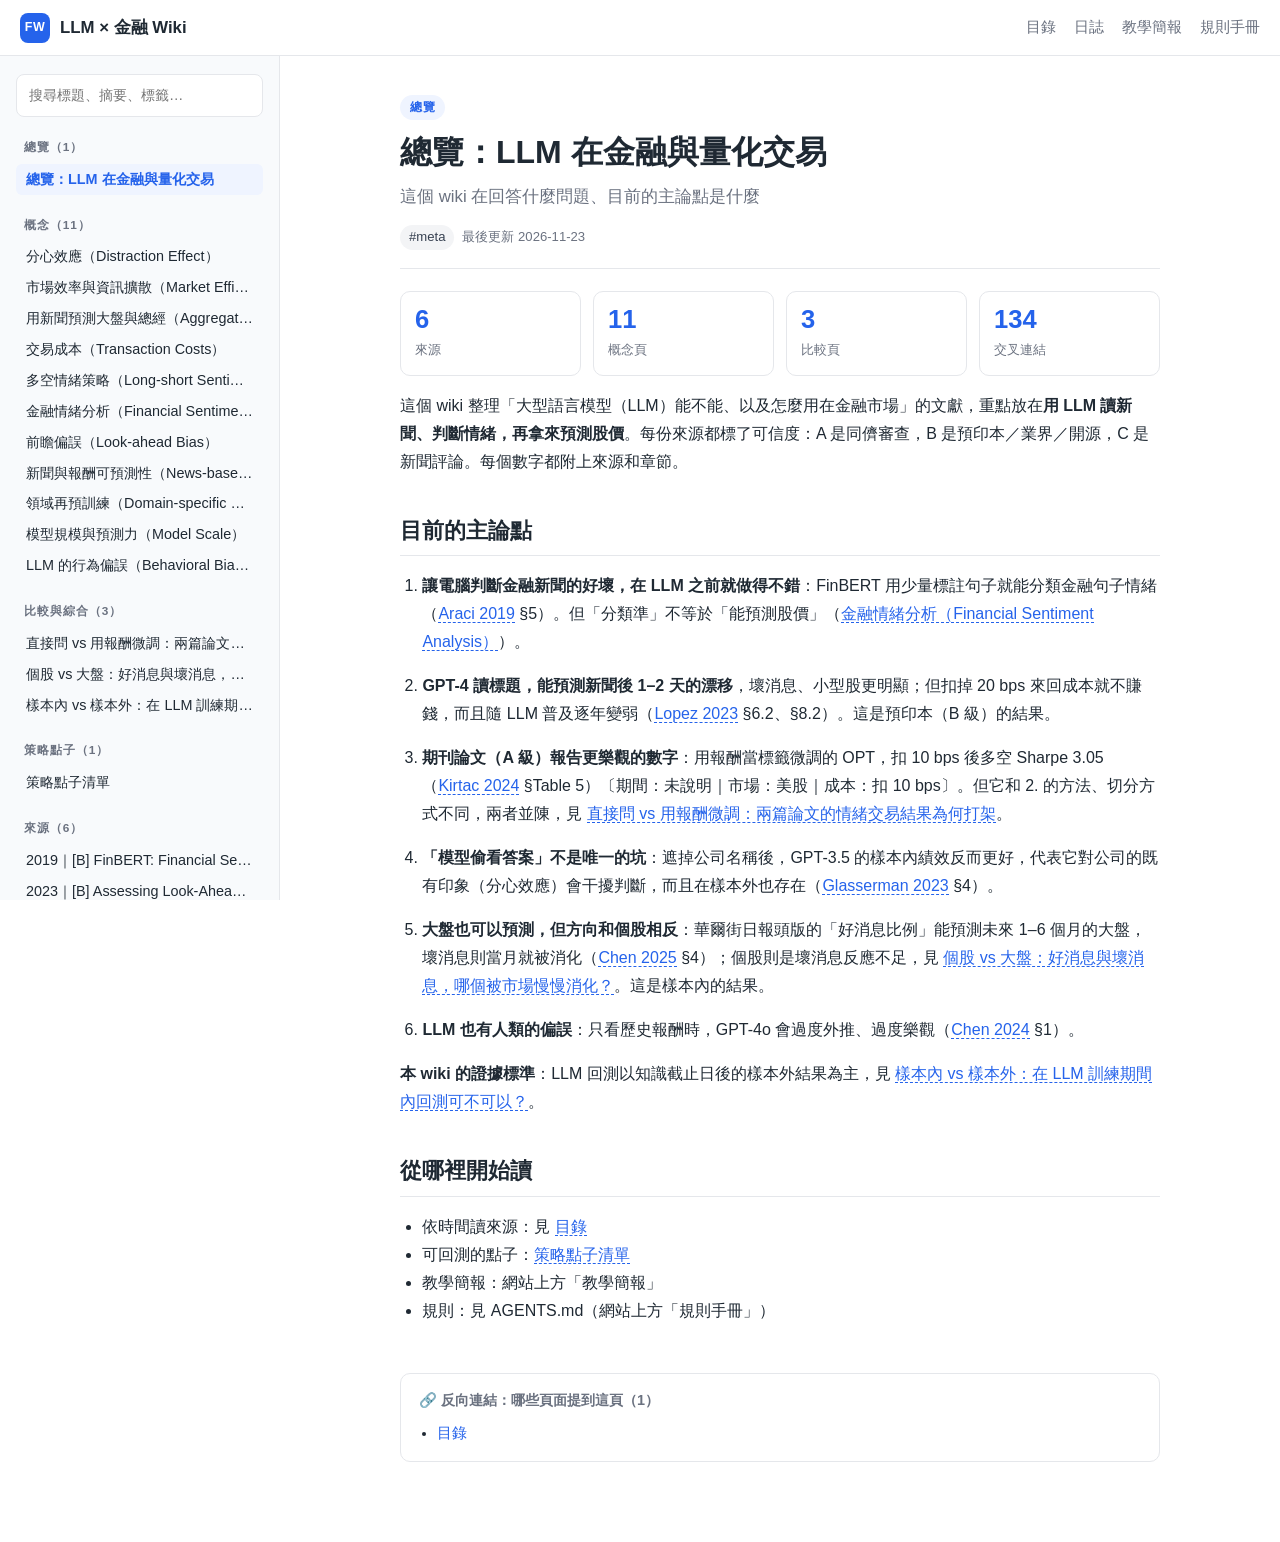
<file: index.html>
<!DOCTYPE html>
<html lang="zh-Hant">
<head>
  <meta charset="utf-8">
  <meta name="viewport" content="width=device-width, initial-scale=1">
  <title>LLM × 金融 Wiki</title>
  <meta name="description" content="依照 Karpathy LLM Wiki 模式、由 AI 維護的「LLM 在金融與量化交易」知識庫">
  <link rel="stylesheet" href="assets/vendor/katex/katex.min.css">
  <link rel="stylesheet" href="assets/style.css">
</head>
<body>
  <header class="topbar">
    <button class="menu-toggle" id="menuToggle" aria-label="開啟目錄">☰</button>
    <a class="brand" href="#/overview"><span class="brand-mark">FW</span>LLM × 金融 Wiki</a>
    <nav class="top-links">
      <a href="#/index">目錄</a>
      <a href="#/log">日誌</a>
      <a href="decks/">教學簡報</a>
      <a href="#/agents">規則手冊</a>
    </nav>
  </header>

  <div class="layout">
    <aside class="sidebar" id="sidebar">
      <input type="search" id="search" class="search" placeholder="搜尋標題、摘要、標籤…" autocomplete="off">
      <nav id="nav" aria-label="wiki 頁面"></nav>
      <p class="sidebar-note">由 AI 依 <a href="#/agents">AGENTS.md</a> 維護<br>原始資料在 <code>raw/</code></p>
    </aside>

    <main class="content" id="content">
      <p class="loading">載入中…</p>
    </main>
  </div>

  <script src="assets/vendor/marked.min.js"></script>
  <script src="assets/vendor/purify.min.js"></script>
  <script src="assets/vendor/katex/katex.min.js"></script>
  <script src="assets/app.js"></script>
</body>
</html>
</file>
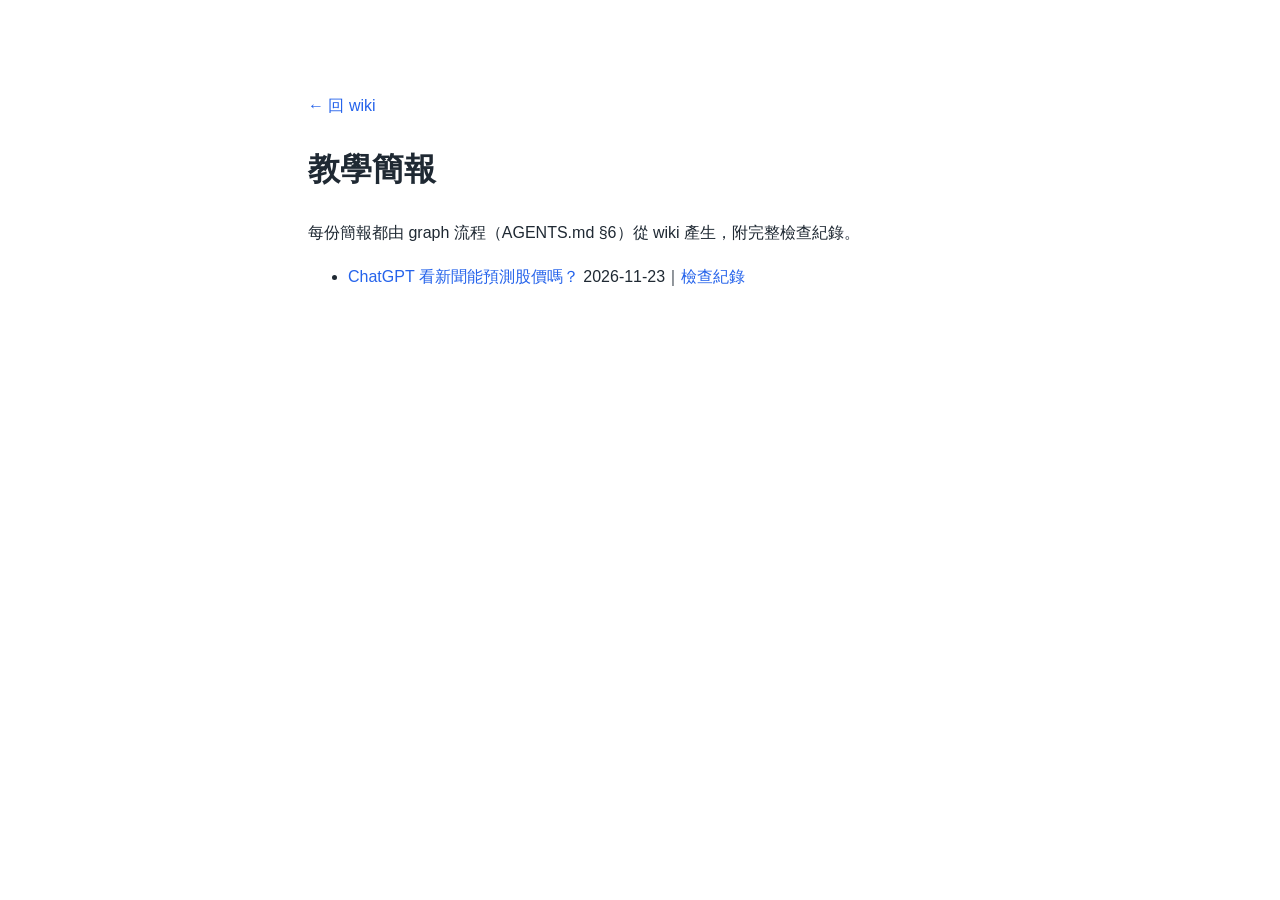
<file: decks/index.html>
<!DOCTYPE html>
<html lang="zh-Hant"><head><meta charset="utf-8"><meta name="viewport" content="width=device-width, initial-scale=1">
<title>教學簡報｜LLM × 金融 Wiki</title><link rel="stylesheet" href="../assets/style.css"></head>
<body><main class="content" style="margin:40px auto;max-width:760px">
<p><a href="../">← 回 wiki</a></p><h1>教學簡報</h1>
<p>每份簡報都由 graph 流程（AGENTS.md §6）從 wiki 產生，附完整檢查紀錄。</p>
<ul><li><a href="2026-11-23-chatgpt-news-stock/">ChatGPT 看新聞能預測股價嗎？</a> <span>2026-11-23｜<a href="2026-11-23-chatgpt-news-stock/report.md">檢查紀錄</a></span></li></ul></main></body></html>
</file>
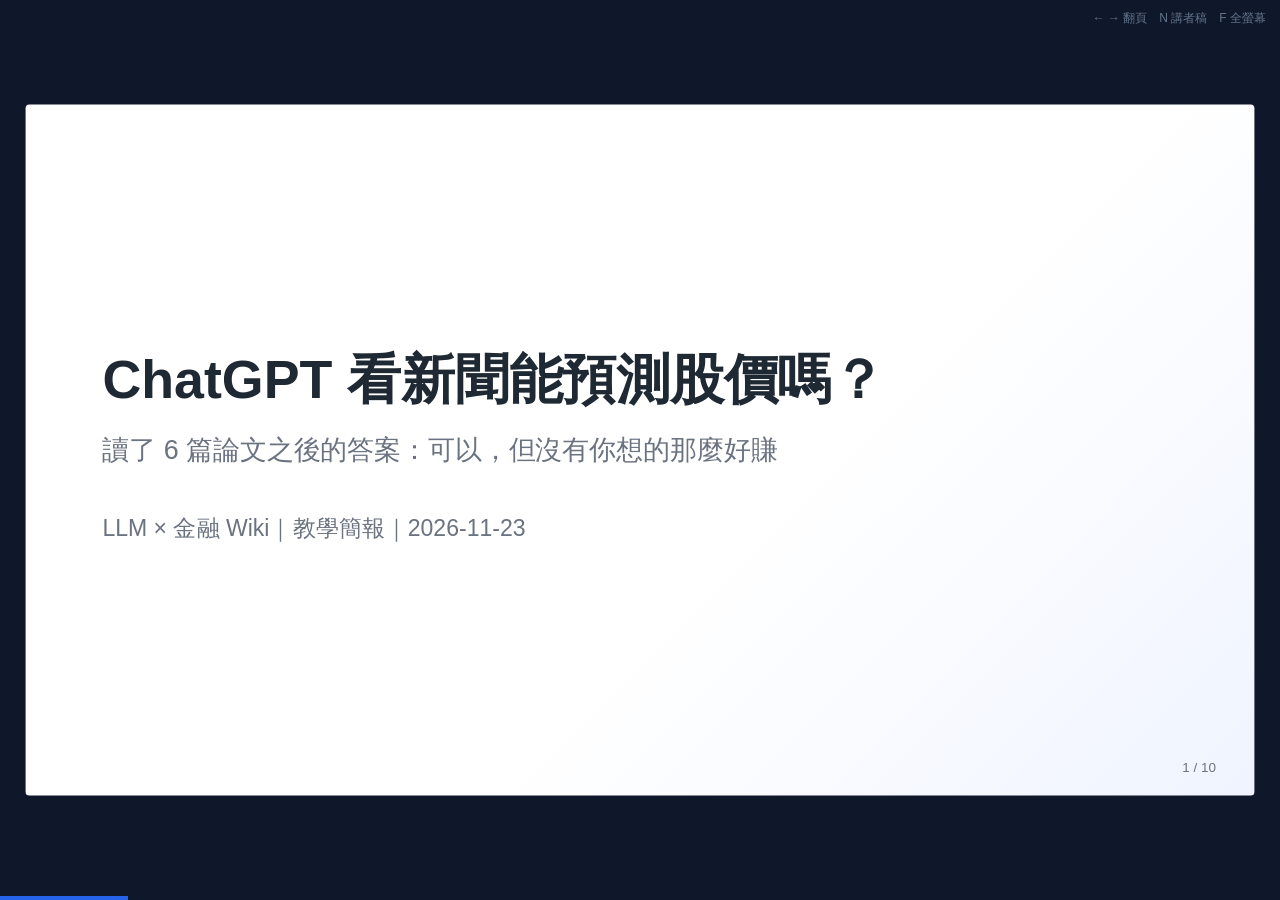
<file: decks/2026-11-23-chatgpt-news-stock/index.html>
<!DOCTYPE html>
<html lang="zh-Hant">
<head>
  <meta charset="utf-8">
  <meta name="viewport" content="width=device-width, initial-scale=1">
  <!-- 由 tools/deck.py render 從 drafts/ 產生，請勿手改（AGENTS.md §6） -->
  <title>ChatGPT 看新聞能預測股價嗎？｜LLM × 金融 Wiki</title>
  <link rel="stylesheet" href="../../assets/vendor/katex/katex.min.css">
  <link rel="stylesheet" href="../_theme/deck.css">
</head>
<body>
  <main class="deck" data-slug="2026-11-23-chatgpt-news-stock">
<section class="slide cover" data-claims="">
<h1>ChatGPT 看新聞能預測股價嗎？</h1>
<p class="subtitle">讀了 6 篇論文之後的答案：可以，但沒有你想的那麼好賺</p>
<div class="meta"><p>LLM × 金融 Wiki｜教學簡報｜2026-11-23</p></div>

<aside class="notes"><p>今天想回答一個很多人好奇的問題：把新聞丟給 ChatGPT，問它這是好消息還是壞消息，能不能拿來預測股價？我把 6 篇論文整理進一個 wiki，這份簡報的每一句話都能追溯到 wiki 裡的頁面與論文章節。先講結論：可以，但有很多但書。</p></aside>
</section>
<section class="slide layout-bullets" data-claims="fb-1,fb-2,fb-3,fb-4">
<h2>讓電腦讀新聞：從數字詞到 FinBERT</h2>
<p class="lead">電腦判斷「這則新聞是好是壞」不是新鮮事，但判斷得準，不代表能預測股價。</p>
<div class="body"><ul>
<li><strong>詞典法</strong>：數一數正面詞、負面詞 → 看不懂整句意思</li>
<li><strong>FinBERT</strong>：BERT 再用金融文字訓練，判斷句子正面／負面／中性</li>
<li>金融句子分類 accuracy：FinBERT 0.86，舊方法 LSTM 0.71</li>
<li>⚠️ 只測「情緒有沒有標對」，<strong>沒有測能不能預測股價</strong></li>
</ul></div>
<div class="src">依據：Araci 2019 §1、§3.2、§Table 2、§5</div>
<aside class="notes"><p>「情緒分析」就是讓電腦判斷一段文字是正面還是負面。最早的做法是查字典，看到 loss、decline 這類字就扣分，但它看不懂整句的意思。2019 年的 FinBERT 是把語言模型 BERT 再拿金融文字訓練，分類準確率（accuracy，猜對的比例）到 0.86。但這篇論文只檢查情緒標得對不對，沒有拿去預測股價。今天的問題是：大型語言模型（LLM，像 ChatGPT 這樣讀過大量文字、能用對話回答問題的 AI）能不能更進一步？</p></aside>
</section>
<section class="slide layout-bullets" data-claims="lt-1,lt-2,lt-3">
<h2>實驗怎麼做：只問 GPT-4 一個問題</h2>
<p class="lead">研究者把每一則公司新聞標題丟給 GPT-4，問它「這對股價是好還是壞？」，再看股價後來怎麼走。</p>
<div class="body"><ul>
<li><strong>問法</strong>：「假裝你是金融專家……這則標題對這家公司股價是好是壞？」</li>
<li><strong>答案變分數</strong>：YES → 1、UNKNOWN → 0、NO → −1</li>
<li><strong>資料</strong>：美股，2021-10 到 2024-05，159,137 筆新聞</li>
<li><strong>為什麼從 2021-10 開始？</strong> GPT-4 的訓練資料只到 2021-09 → 確保它沒看過這些新聞（<strong>樣本外</strong>）</li>
</ul></div>
<div class="src">依據：Lopez-Lira 2023 §4、§5</div>
<aside class="notes"><p>這是 Lopez-Lira 和 Tang 的研究，也是今天的主角；它目前還是預印本，也就是還沒正式刊登在期刊上。做法是請模型扮演金融專家，只回答好、壞或不確定，再把答案換成分數。重點在時間：GPT-4 只讀過 2021 年 9 月以前的資料，所以研究只用之後的新聞，這叫「樣本外」，就像考試只考它沒看過的題目。為什麼這很重要，第 7 頁會再回來談。</p></aside>
</section>
<section class="slide layout-bullets" data-claims="lt-4,lt-5,lt-11">
<h2>結果一：當下反應抓很準，之後的漂移弱很多</h2>
<p class="lead">GPT-4 很會猜「新聞一出來股價往哪跳」，但那一下你來不及買；能交易、能預測的只有之後幾天的小幅延續。</p>
<div class="body"><ul>
<li><strong>初始反應</strong>：新聞出來那一刻的跳動 → 隔夜新聞日命中率 93.3%（來不及交易）</li>
<li><strong>漂移（drift）</strong>：之後股價繼續往同方向走 → 隔夜新聞日命中率只有 58%</li>
<li>資訊約兩天被吸收：第 1 天 34 bps、第 2 天 19 bps，之後就不顯著</li>
<li>bps（基點）＝萬分之一，是論文常用的報酬與成本單位</li>
</ul>
<p><em>條件：美股、2021-10–2024-05、隔夜新聞、未扣交易成本</em></p></div>
<div class="src">依據：Lopez-Lira 2023 §6.1、§8.1</div>
<aside class="notes"><p>這頁是整份簡報最重要的觀念。新聞出來的瞬間股價會跳，GPT-4 猜這一跳的方向非常準。但那一跳發生時你還沒下單。真正能交易的是之後的「漂移」：市場沒有一次消化完，股價繼續慢慢走。這部分 GPT-4 的日命中率只有 58%，而且兩天後就不顯著了。所以看到「九成準」這種說法時，要先問：它預測的是哪一段？</p></aside>
</section>
<section class="slide layout-table" data-claims="lt-6,lt-7,lt-8,lt-12">
<h2>結果二：真的能賺嗎？看成本</h2>
<p class="lead">每天買進好消息的股票、同時押壞消息的股票會跌，帳面上很好看；但只要買賣的手續費等成本高一點，獲利就不見了。</p>
<div class="body"><table>
<thead>
<tr>
<th>情境（美股、2021-10–2024-05）</th>
<th>結果</th>
</tr>
</thead>
<tbody>
<tr>
<td>不扣成本</td>
<td>每日平均 0.34%，年化 Sharpe 2.97</td>
</tr>
<tr>
<td>每次來回成本 5 bps</td>
<td>累積報酬仍超過 300%</td>
</tr>
<tr>
<td>10 bps</td>
<td>仍高於 100%</td>
</tr>
<tr>
<td>20 bps</td>
<td><strong>不賺錢</strong></td>
</tr>
</tbody>
</table>
<ul>
<li>壞消息比好消息有用：空方每日 26 bps、多方 8 bps（未扣成本）</li>
<li>作者結論：只有成本極低的參與者（例如造市商）能利用</li>
</ul></div>
<div class="src">依據：Lopez-Lira 2023 §Table 1、§6.1、§6.2、§1</div>
<aside class="notes"><p>這個策略叫「多空」：每天買進好消息的股票，同時放空壞消息的股票。放空就是先借股票來賣，等跌了再買回來還，賺中間的價差。Sharpe ratio（夏普值）是每承擔一單位風險換到多少報酬，數字越高代表越划算。2.97 是不扣成本的結果；把買賣時要付的手續費等交易成本算進去，到每次來回 20 bps，策略就不賺錢了。大部分的錢來自放空壞消息的股票。所以作者說，只有像造市商這種交易成本極低、專門在市場上提供買賣報價的機構才用得上。</p></aside>
</section>
<section class="slide layout-table" data-claims="lt-9,kg-3,kg-4,kg-5">
<h2>兩篇論文打架：BERT、FinBERT 到底行不行？</h2>
<p class="lead">同一個問題，兩篇論文給出相反答案；不是誰算錯，而是做法不同。看數字之前，先看條件。</p>
<div class="body"><table>
<thead>
<tr>
<th></th>
<th>Lopez-Lira &amp; Tang（B 級預印本；美股 2021-10–2024-05）</th>
<th>Kirtac &amp; Germano（A 級期刊；美股，期間未說明）</th>
</tr>
</thead>
<tbody>
<tr>
<td>怎麼用模型</td>
<td>直接問</td>
<td>用「之後 3 天報酬」當答案訓練</td>
</tr>
<tr>
<td>怎麼測試</td>
<td>樣本外</td>
<td>隨機切分（不依時間）</td>
</tr>
<tr>
<td>BERT 結果</td>
<td>Sharpe 為負（未扣成本）</td>
<td>Sharpe 2.11（扣 10 bps）</td>
</tr>
<tr>
<td>較好的模型</td>
<td>GPT-3.5：Sharpe 1.66（未扣成本）</td>
<td>OPT：Sharpe 3.05（扣 10 bps）</td>
</tr>
</tbody>
</table>
<ul>
<li>Lopez-Lira：<strong>模型越大越好</strong>；Kirtac：OPT 最好，舊的詞典法 accuracy 只有 0.501（≈ 丟銅板）</li>
</ul></div>
<div class="src">依據：Lopez-Lira 2023 §7.1；Kirtac 2024 §Table 3、§Table 5；比較頁「直接問 vs 用報酬微調」 §使用者的決定</div>
<aside class="notes"><p>這是我在整理 wiki 時遇到的矛盾。右邊這篇刊在期刊上，數字更漂亮，用的 OPT 是一種類似 GPT-3、2.7B 參數的模型。但它是拿「之後漲或跌」當答案去訓練模型，測試資料也是隨機切分，不是依時間先後；Sharpe 的計算期間也沒寫清楚。左邊則是直接問模型，而且只測它沒看過的期間。所以我們不判誰對，而是讓大家看到：方法不同，答案就可能相反。另外，Lopez-Lira 發現模型越大效果越好；Kirtac 則發現 OPT 最好、詞典法幾乎沒用。</p></aside>
</section>
<section class="slide layout-bullets" data-claims="lt-3,gl-1,gl-2,gl-3,gl-4,gl-5">
<h2>會不會是 ChatGPT 早就「看過答案」？</h2>
<p class="lead">ChatGPT 讀過網路上很多舊新聞；拿舊新聞考它，它可能是在背答案。研究者想了一個辦法檢查。</p>
<div class="body"><ul>
<li><strong>前瞻偏誤（look-ahead bias）</strong>：模型已經知道這則新聞之後股價怎麼走</li>
<li><strong>分心效應（distraction effect）</strong>：模型對公司的印象干擾它讀這則新聞</li>
<li>實驗：把公司名稱換成 <strong>Blahblahblah</strong>，再問一次 GPT-3.5</li>
<li>結果：遮掉名稱反而賺更多，網路收集的標題組多空日報酬從 25.08 升到 30.97 bps</li>
<li>結論：分心比偷看更傷；樣本外沒有偷看問題，但<strong>分心還在</strong></li>
</ul>
<p><em>條件：美股、2015-01–2021-09（樣本內）、未扣交易成本</em></p></div>
<div class="src">依據：Lopez-Lira 2023 §4；Glasserman 2023 §1.1、§2.4、§Table 3、§3.2、§4</div>
<aside class="notes"><p>第 3 頁提到樣本從 2021 年 10 月開始，就是為了避免前瞻偏誤。Glasserman 和 Lin 做了一個很聰明的實驗：把標題裡的公司名字遮掉。如果模型靠的是背答案，遮掉之後應該變差；結果反而變好。這代表模型對公司的既有印象會干擾它讀這則新聞，大公司尤其明顯。這叫分心效應，而且在樣本外也不會消失。</p></aside>
</section>
<section class="slide layout-bullets" data-claims="cd-1,cd-2,cd-3,cd-4,cd-6">
<h2>延伸：能不能預測整個大盤？</h2>
<p class="lead">不看單一公司，改看整份報紙：ChatGPT 判斷華爾街日報頭版的好消息比例，可以預測接下來幾個月的大盤。</p>
<div class="body"><ul>
<li>每月數一數頭版標題裡有多少「好消息」（1996-01 到 2022-12）</li>
<li>好消息比例 → 預測未來大盤：下個月 $R^2$ 1.37%，12 個月升到 8.52%</li>
<li>壞消息只和當月報酬有關，預測不了未來</li>
<li>另一個大型語言模型 DeepSeek，以及 BERT、詞典法，都預測不了大盤</li>
<li>⚠️ <strong>樣本內</strong>結果：期間多在 ChatGPT 的訓練範圍內，要打折看</li>
</ul>
<p><em>條件：美股 S&amp;P 500、1996-01–2022-12、迴歸結果（不涉及交易成本）</em></p></div>
<div class="src">依據：Chen 2025 §3、§1、§4；比較頁「樣本內 vs 樣本外」 §使用者的決定</div>
<aside class="notes"><p>這是另一組作者的研究，主題從個股換成整個股市。$R^2$ 是解釋力，代表這個訊號能解釋未來大盤變動的比例：從預測下個月的 1.37%，升到預測 12 個月的 8.52%。有趣的是，在大盤層次是好消息比較有預測力，和前面個股層次相反，兩者是不同層次的結果。最重要的是：這些新聞大多在 ChatGPT 讀過的期間內，屬於樣本內，所以本 wiki 會加上警語。</p></aside>
</section>
<section class="slide layout-bullets" data-claims="lt-5,lt-8,lt-10,kg-5,gl-5,cd-6">
<h2>結論：可以，但……</h2>
<p class="lead">研究（多為預印本）顯示，ChatGPT 讀新聞有一點預測力；但能賺錢的空間很小，而且近年在變小。</p>
<div class="body"><ul>
<li>✅ <strong>有一點預測力</strong>：能預測新聞後的漂移，但隔夜新聞日命中率只有 58%</li>
<li>💸 <strong>很難賺</strong>：每次來回成本 20 bps 就不賺錢</li>
<li>📉 <strong>近年變弱</strong>：年化 Sharpe 從 6.54（2021Q4）降到 1.22（2024 年 1–5 月）</li>
<li>🔍 <strong>先看條件</strong>：方法、測試方式不同，結論就可能相反；以樣本外為準</li>
<li>🧠 <strong>模型會分心</strong>：樣本外沒有偷看問題，但對公司的印象仍會干擾判斷</li>
</ul>
<p><em>條件：美股、2021-10–2024-05（Sharpe 為 2021Q4–2024-05）、Sharpe 與命中率未扣成本</em></p></div>
<div class="src">依據：Lopez-Lira 2023 §6.1、§6.2、§8.2；比較頁「直接問 vs 用報酬微調」 §使用者的決定；Glasserman 2023 §4；比較頁「樣本內 vs 樣本外」 §使用者的決定</div>
<aside class="notes"><p>總結五點。第一，預印本研究顯示 GPT-4 對新聞有一點預測力，但能交易的只有那一小段漂移。第二，交易成本會吃掉大部分獲利。第三，這個策略的 Sharpe 逐年下降；作者認為這和越來越多人使用 LLM 一致，但也承認可能只是市場環境改變，所以只能說「近年變弱」。第四，論文數字會打架，要先看條件，本 wiki 以樣本外為準。第五，模型的既有印象會干擾判斷，即使在樣本外也一樣。</p></aside>
</section>
<section class="slide layout-refs" data-claims="">
<h2>參考資料</h2>
<p class="lead">這份簡報的所有內容都來自 LLM × 金融 Wiki，每一頁底部標了依據的論文與章節。</p>
<div class="body"><table>
<thead>
<tr>
<th>等級</th>
<th>來源</th>
</tr>
</thead>
<tbody>
<tr>
<td>B</td>
<td>Araci (2019) FinBERT — arXiv:1908.10063</td>
</tr>
<tr>
<td>B</td>
<td>Lopez-Lira &amp; Tang, Can ChatGPT Forecast Stock Price Movements? — arXiv:2304.07619 v6</td>
</tr>
<tr>
<td>A</td>
<td>Kirtac &amp; Germano (2024), Finance Research Letters 62 — arXiv:2412.19245</td>
</tr>
<tr>
<td>B</td>
<td>Glasserman &amp; Lin (2023), Look-Ahead Bias — arXiv:2309.17322</td>
</tr>
<tr>
<td>B</td>
<td>Chen, Tang, Zhou &amp; Zhu (2025), ChatGPT and DeepSeek — arXiv:2502.10008</td>
</tr>
<tr>
<td>B</td>
<td>Chen, Green, Gulen &amp; Zhou (2024), Historical Stock Returns — arXiv:2409.11540</td>
</tr>
</tbody>
</table>
<ul>
<li>A＝同儕審查期刊、B＝預印本；Wiki：https://112305003-aa.github.io/llm-finance-wiki/</li>
</ul></div>

<aside class="notes"><p>這 6 篇論文的摘要、矛盾怎麼處理，以及我的決定，都在 wiki 的比較頁裡。簡報是用一個有檢查關卡的流程，從 wiki 產生的，每一步的檢查紀錄也放在網站上。</p></aside>
</section>
  </main>
  <script src="../../assets/vendor/katex/katex.min.js"></script>
  <script src="../../assets/vendor/katex/contrib/auto-render.min.js"></script>
  <script src="../_theme/deck.js"></script>
</body>
</html>
</file>
<file: assets/style.css>
/* LLM 研究 Wiki — 版面規則見 AGENTS.md §6：白底深字、左側目錄、單一強調色（藍） */
:root {
  --accent: #2563eb;
  --accent-soft: #eff4ff;
  --text: #1f2933;
  --muted: #6b7280;
  --line: #e5e7eb;
  --bg-side: #f8fafc;
  --warn: #b45309;
  --warn-soft: #fff7ed;
  --font: -apple-system, BlinkMacSystemFont, "Segoe UI", "Noto Sans TC", "PingFang TC", "Microsoft JhengHei", sans-serif;
  --mono: "SFMono-Regular", Menlo, Consolas, monospace;
}

* { box-sizing: border-box; }
html, body { margin: 0; }
body { font-family: var(--font); color: var(--text); background: #fff; line-height: 1.75; }
a { color: var(--accent); text-decoration: none; }
a:hover { text-decoration: underline; }
code { font-family: var(--mono); font-size: .88em; background: #f3f4f6; padding: .1em .35em; border-radius: 4px; }

/* 頂部列 */
.topbar {
  position: sticky; top: 0; z-index: 20; height: 56px;
  display: flex; align-items: center; gap: 16px; padding: 0 20px;
  background: rgba(255,255,255,.95); border-bottom: 1px solid var(--line); backdrop-filter: blur(6px);
}
.brand { display: flex; align-items: center; gap: 10px; font-weight: 700; color: var(--text); font-size: 1.05rem; }
.brand:hover { text-decoration: none; }
.brand-mark {
  display: inline-grid; place-items: center; width: 30px; height: 30px; border-radius: 8px;
  background: var(--accent); color: #fff; font-size: .78rem; letter-spacing: .5px;
}
.top-links { margin-left: auto; display: flex; gap: 18px; font-size: .95rem; }
.top-links a { color: var(--muted); }
.top-links a:hover { color: var(--accent); text-decoration: none; }
.menu-toggle { display: none; border: 1px solid var(--line); background: #fff; border-radius: 6px; font-size: 1.1rem; padding: 2px 10px; cursor: pointer; }

/* 版面 */
.layout { display: grid; grid-template-columns: 280px minmax(0, 1fr); min-height: calc(100vh - 56px); }
.sidebar {
  position: sticky; top: 56px; height: calc(100vh - 56px); overflow-y: auto;
  background: var(--bg-side); border-right: 1px solid var(--line); padding: 18px 16px 30px;
}
.search { width: 100%; padding: 8px 12px; border: 1px solid var(--line); border-radius: 8px; font: inherit; font-size: .9rem; background: #fff; }
.search:focus { outline: 2px solid var(--accent-soft); border-color: var(--accent); }
.nav-group { margin-top: 20px; }
.nav-group h3 { font-size: .74rem; letter-spacing: .08em; color: var(--muted); margin: 0 0 6px 8px; font-weight: 600; }
.nav-group a {
  display: block; padding: 5px 10px; border-radius: 6px; color: var(--text);
  font-size: .9rem; line-height: 1.45; white-space: nowrap; overflow: hidden; text-overflow: ellipsis;
}
.nav-group a:hover { background: #eef2f7; text-decoration: none; }
.nav-group a.active { background: var(--accent-soft); color: var(--accent); font-weight: 600; }
.nav-empty { color: var(--muted); font-size: .88rem; margin: 16px 8px; }
.sidebar-note { margin-top: 28px; padding: 0 8px; font-size: .8rem; color: var(--muted); line-height: 1.6; }

/* 內文 */
.content { padding: 36px 48px 80px; }
.page { max-width: 760px; margin: 0 auto; }
.loading, .error-box { color: var(--muted); max-width: 760px; margin: 40px auto; }
.page-type {
  display: inline-block; font-size: .75rem; font-weight: 600; letter-spacing: .05em;
  color: var(--accent); background: var(--accent-soft); padding: 2px 10px; border-radius: 999px;
}
.page h1 { font-size: 2rem; line-height: 1.3; margin: 12px 0 8px; }
.page .summary { color: var(--muted); font-size: 1.05rem; margin: 0 0 14px; }
.meta-row { display: flex; flex-wrap: wrap; gap: 8px; align-items: center; font-size: .82rem; color: var(--muted); padding-bottom: 18px; border-bottom: 1px solid var(--line); }
.tag { background: #f3f4f6; color: #374151; padding: 1px 9px; border-radius: 999px; }
.source-box {
  display: grid; grid-template-columns: 90px 1fr; gap: 4px 14px; margin: 20px 0 6px;
  padding: 14px 18px; background: var(--bg-side); border: 1px solid var(--line); border-radius: 10px; font-size: .9rem;
}
.source-box dt { color: var(--muted); }
.source-box dd { margin: 0; word-break: break-word; }

.markdown h2 { font-size: 1.35rem; margin: 36px 0 10px; padding-bottom: 6px; border-bottom: 1px solid var(--line); }
.markdown h3 { font-size: 1.1rem; margin: 26px 0 8px; }
.markdown p, .markdown li { font-size: 1rem; }
.markdown ul, .markdown ol { padding-left: 1.4em; }
.markdown pre {
  background: #0f172a; color: #e2e8f0; padding: 16px 18px; border-radius: 10px;
  overflow-x: auto; font-size: .85rem; line-height: 1.55;
}
.markdown pre code { background: none; padding: 0; color: inherit; }
.markdown table { border-collapse: collapse; width: 100%; margin: 16px 0; font-size: .92rem; display: block; overflow-x: auto; }
.markdown th, .markdown td { border: 1px solid var(--line); padding: 8px 12px; text-align: left; vertical-align: top; }
.markdown th { background: var(--bg-side); }
.markdown blockquote {
  margin: 18px 0; padding: 10px 16px; border-left: 4px solid var(--accent);
  background: var(--accent-soft); border-radius: 0 8px 8px 0;
}
.markdown blockquote p { margin: 4px 0; }
.markdown blockquote.warn { border-left-color: var(--warn); background: var(--warn-soft); }
.wikilink { border-bottom: 1px dashed var(--accent); }
.wikilink:hover { text-decoration: none; border-bottom-style: solid; }
.broken-link { color: #b91c1c; border-bottom: 1px dashed #b91c1c; cursor: help; }

/* 首頁統計 */
.stats { display: grid; grid-template-columns: repeat(4, 1fr); gap: 12px; margin: 22px 0 6px; }
.stat { border: 1px solid var(--line); border-radius: 10px; padding: 12px 14px; }
.stat b { display: block; font-size: 1.6rem; color: var(--accent); line-height: 1.2; }
.stat span { font-size: .82rem; color: var(--muted); }

/* 頁尾：來源與反向連結 */
.page-foot { margin-top: 48px; display: grid; gap: 16px; }
.foot-card { border: 1px solid var(--line); border-radius: 10px; padding: 14px 18px; }
.foot-card h4 { margin: 0 0 8px; font-size: .9rem; color: var(--muted); }
.foot-card ul { margin: 0; padding-left: 1.2em; font-size: .92rem; }
.foot-card .none { color: var(--muted); font-size: .9rem; margin: 0; }

/* 手機版：目錄收合 */
@media (max-width: 860px) {
  .menu-toggle { display: inline-block; }
  .topbar { gap: 10px; padding: 0 12px; }
  .brand { font-size: .95rem; white-space: nowrap; }
  .top-links { gap: 10px; font-size: .85rem; white-space: nowrap; }
  .layout { grid-template-columns: 1fr; }
  .sidebar { position: fixed; left: 0; top: 56px; width: 84%; max-width: 320px; z-index: 15; transform: translateX(-100%); transition: transform .2s; box-shadow: 4px 0 20px rgba(0,0,0,.08); }
  .sidebar.open { transform: translateX(0); }
  .content { padding: 24px 18px 60px; }
  .page h1 { font-size: 1.6rem; }
  .stats { grid-template-columns: repeat(2, 1fr); }
}

.markdown .katex-display { overflow-x: auto; overflow-y: hidden; padding: 4px 0; }

/* 可信度標籤（AGENTS.md §4.6） */
.tier { display: inline-block; padding: 0 8px; border-radius: 999px; font-size: 13px; font-weight: 600; }
.tier-A { background: #dcfce7; color: #166534; }
.tier-B { background: #e0e7ff; color: #3730a3; }
.tier-C { background: #fef3c7; color: #92400e; }
.markdown blockquote.media { border-left-color: #d97706; background: #fffbeb; }
</file>
<file: decks/_theme/deck.css>
/* 簡報共用主題（AGENTS.md §6.4）。視覺風格之後再與使用者討論；改這裡會影響所有簡報。 */
:root {
  --accent: #2563eb;
  --accent-soft: #eff4ff;
  --text: #1f2933;
  --muted: #6b7280;
  --line: #e5e7eb;
  --warn: #b45309;
  --font: -apple-system, BlinkMacSystemFont, "Segoe UI", "Noto Sans TC", "PingFang TC", "Microsoft JhengHei", sans-serif;
  --mono: "SFMono-Regular", Menlo, Consolas, monospace;
  --scale: 1;
}

* { box-sizing: border-box; }
html, body { margin: 0; height: 100%; background: #0f172a; overflow: hidden; font-family: var(--font); color: var(--text); }

/* 舞台：固定 1280×720（16:9），依視窗等比縮放 */
.deck {
  position: absolute; left: 50%; top: 50%; width: 1280px; height: 720px;
  transform: translate(-50%, -50%) scale(var(--scale)); transform-origin: center;
}
.slide {
  position: absolute; inset: 0; display: none; flex-direction: column;
  background: #fff; padding: 64px 80px 56px; border-radius: 4px; overflow: hidden;
}
.slide.active { display: flex; }
.slide aside.notes { display: none; }

/* 文字層級 */
.slide h1 { font-size: 56px; line-height: 1.2; margin: 0 0 18px; }
.slide h2 { font-size: 40px; line-height: 1.25; margin: 0 0 10px; }
.slide .lead { font-size: 24px; color: var(--accent); font-weight: 600; margin: 0 0 28px; }
.slide ul, .slide ol { font-size: 26px; line-height: 1.6; margin: 0; padding-left: 1.2em; }
.slide li + li { margin-top: 8px; }
.slide p { font-size: 24px; line-height: 1.6; margin: 0 0 14px; }
.slide code { font-family: var(--mono); font-size: .85em; background: #f3f4f6; padding: .1em .35em; border-radius: 4px; }
.slide .body { flex: 1; min-height: 0; }

/* 封面 */
.slide.cover { justify-content: center; background: linear-gradient(135deg, #fff 60%, var(--accent-soft)); }
.slide.cover .subtitle { font-size: 28px; color: var(--muted); margin: 0 0 40px; }
.slide.cover .meta { font-size: 20px; color: var(--muted); }

/* 版面元件 */
.two-col { display: grid; grid-template-columns: 1fr 1fr; gap: 40px; align-items: start; }
.formula { font-size: 30px; padding: 18px 24px; background: var(--accent-soft); border-radius: 10px; margin: 8px 0 18px; text-align: center; }
.callout { border-left: 6px solid var(--accent); background: var(--accent-soft); padding: 14px 20px; font-size: 22px; border-radius: 0 8px 8px 0; margin-top: 16px; }
.callout.warn { border-left-color: var(--warn); background: #fff7ed; }
.slide table { border-collapse: collapse; width: 100%; font-size: 21px; }
.slide th, .slide td { border: 1px solid var(--line); padding: 10px 14px; text-align: left; vertical-align: top; }
.slide th { background: #f8fafc; }
.refs { font-size: 18px; line-height: 1.55; }
.refs li + li { margin-top: 4px; }
.tag-later { display: inline-block; font-size: 14px; color: var(--warn); border: 1px solid var(--warn); border-radius: 999px; padding: 0 8px; margin-left: 6px; vertical-align: middle; }

/* 每頁底部：依據 */
.slide .src { position: absolute; left: 80px; bottom: 22px; font-size: 14px; color: var(--muted); }
.slide .pageno { position: absolute; right: 40px; bottom: 22px; font-size: 14px; color: var(--muted); }

/* 操作介面 */
.progress { position: fixed; left: 0; bottom: 0; height: 4px; background: var(--accent); transition: width .2s; z-index: 5; }
.notes-panel {
  position: fixed; left: 0; right: 0; bottom: 0; max-height: 34vh; overflow-y: auto; z-index: 6;
  background: rgba(15,23,42,.95); color: #e2e8f0; font-size: 17px; line-height: 1.7; padding: 16px 28px 22px;
  display: none;
}
.notes-panel.show { display: block; }
.notes-panel h4 { margin: 0 0 6px; font-size: 13px; letter-spacing: .08em; color: #94a3b8; }
.hint { position: fixed; right: 14px; top: 10px; font-size: 12px; color: #64748b; z-index: 5; }

/* 列印：每頁一張，不印操作介面與講者稿 */
@media print {
  @page { size: 1280px 720px; margin: 0; }
  html, body { overflow: visible; background: #fff; height: auto; }
  .deck { position: static; transform: none; width: auto; height: auto; }
  .slide { display: flex !important; position: relative; width: 1280px; height: 720px; page-break-after: always; border-radius: 0; }
  .progress, .notes-panel, .hint { display: none !important; }
}
</file>
